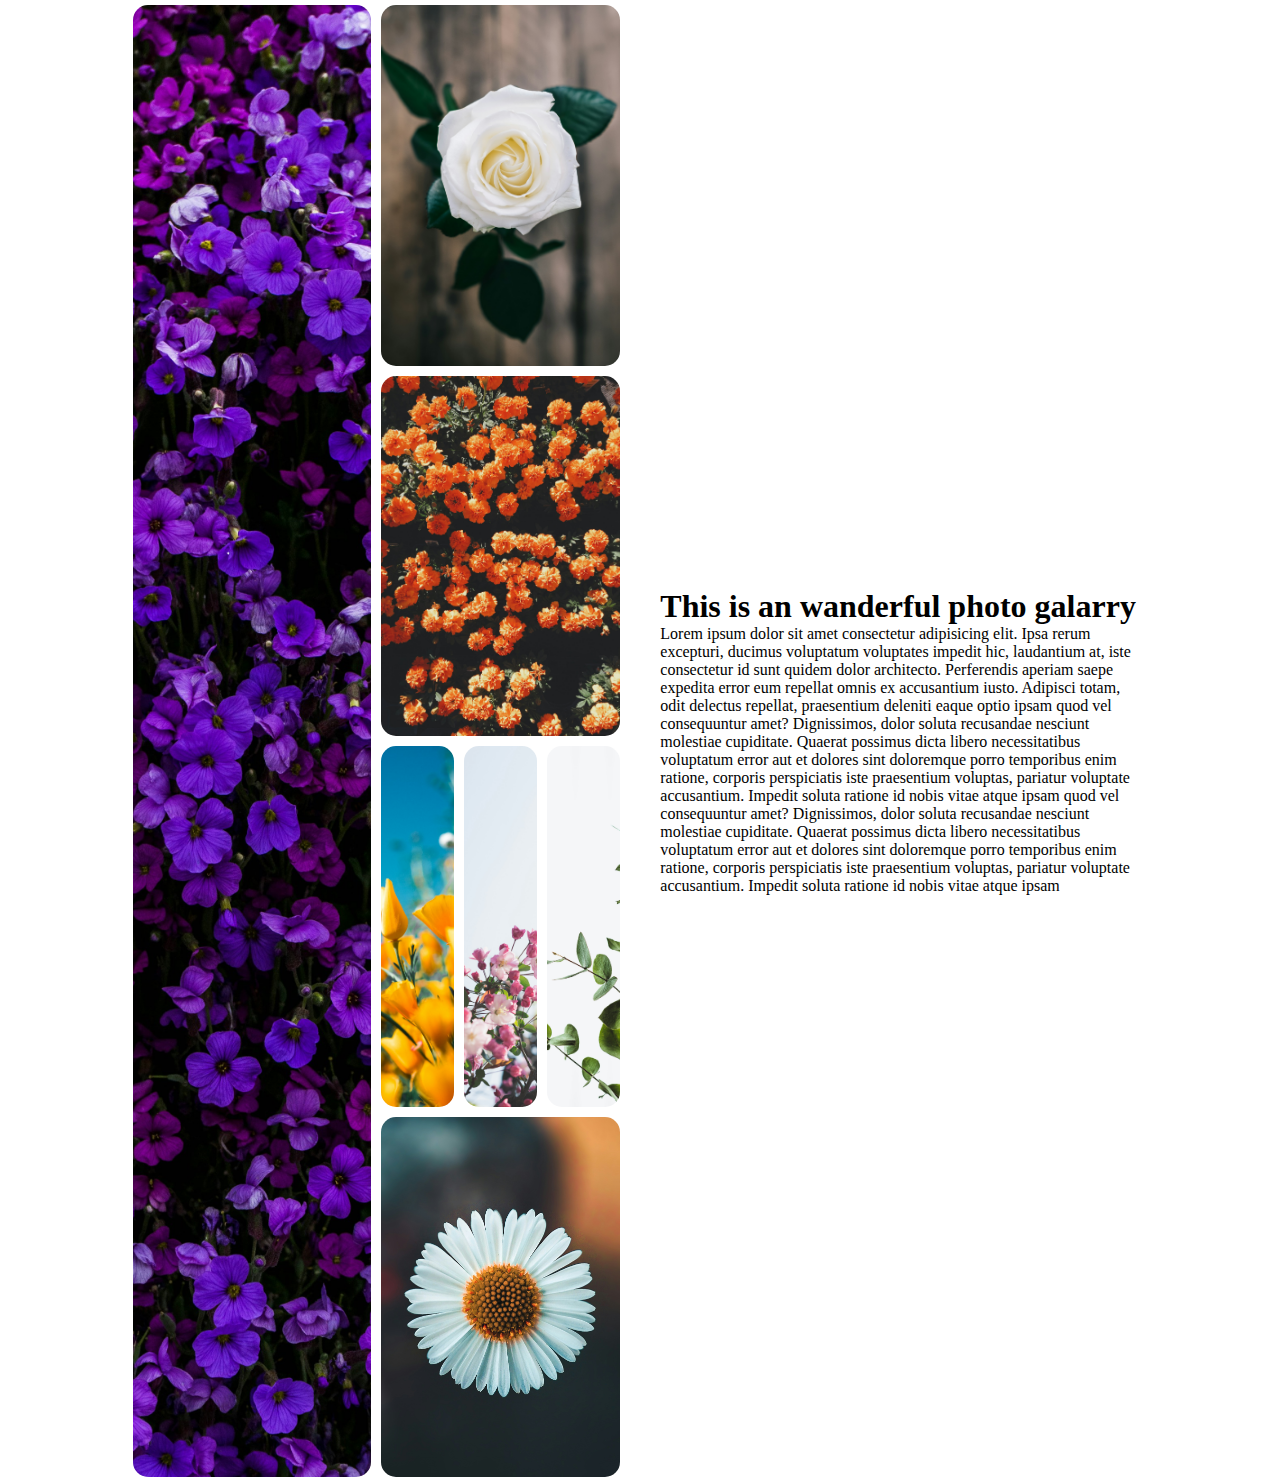
<file: conceptuals/index.html>
<!DOCTYPE html>
<html lang="en">
  <head>
    <meta charset="UTF-8" />
    <meta name="viewport" content="width=device-width, initial-scale=1.0" />
    <link rel="stylesheet" href="style.css">
    <title>responsive</title>
 
  </head>
  <body>
   <section class="container">
    <div class="image-container">

        <div class="grid-item-1">
<img src="image/image1.jpg" alt="">
        </div>
        <div class="grid-item-2">
<img src="image/image2.jpg" alt="">
        </div>
        <div class="grid-item-3">
<img src="image/image3.jpg" alt="">
        </div>
        <div class="grid-item-4">
<img src="image/image4.jpg" alt="">
        </div>
        <div class="grid-item-5">
<img src="image/image5.jpg" alt="">
        </div>
        <div class="grid-item-6">
<img src="image/image6.jpg" alt="">

        </div>
        <div class="grid-item-7">
<img src="image/image7.jpg" alt="">
        </div>
      </div> 
    <div class="text-container"> 
        <h1>This is an wanderful photo galarry</h1>
        <p>Lorem ipsum dolor sit amet consectetur adipisicing elit. Ipsa rerum excepturi, ducimus voluptatum voluptates impedit hic, laudantium at, iste consectetur id sunt quidem dolor architecto. Perferendis aperiam saepe expedita error eum repellat omnis ex accusantium iusto. Adipisci totam, odit delectus repellat, praesentium deleniti eaque optio ipsam  quod vel consequuntur amet? Dignissimos, dolor soluta recusandae nesciunt molestiae cupiditate. Quaerat possimus dicta libero necessitatibus voluptatum error aut et dolores sint doloremque porro temporibus enim ratione, corporis perspiciatis iste praesentium voluptas, pariatur voluptate accusantium. Impedit soluta ratione id nobis vitae atque ipsam quod vel consequuntur amet? Dignissimos, dolor soluta recusandae nesciunt molestiae cupiditate. Quaerat possimus dicta libero necessitatibus voluptatum error aut et dolores sint doloremque porro temporibus enim ratione, corporis perspiciatis iste praesentium voluptas, pariatur voluptate accusantium. Impedit soluta ratione id nobis vitae atque ipsam</p>
    </div>
   </section>
  </body>

</html>
</file>
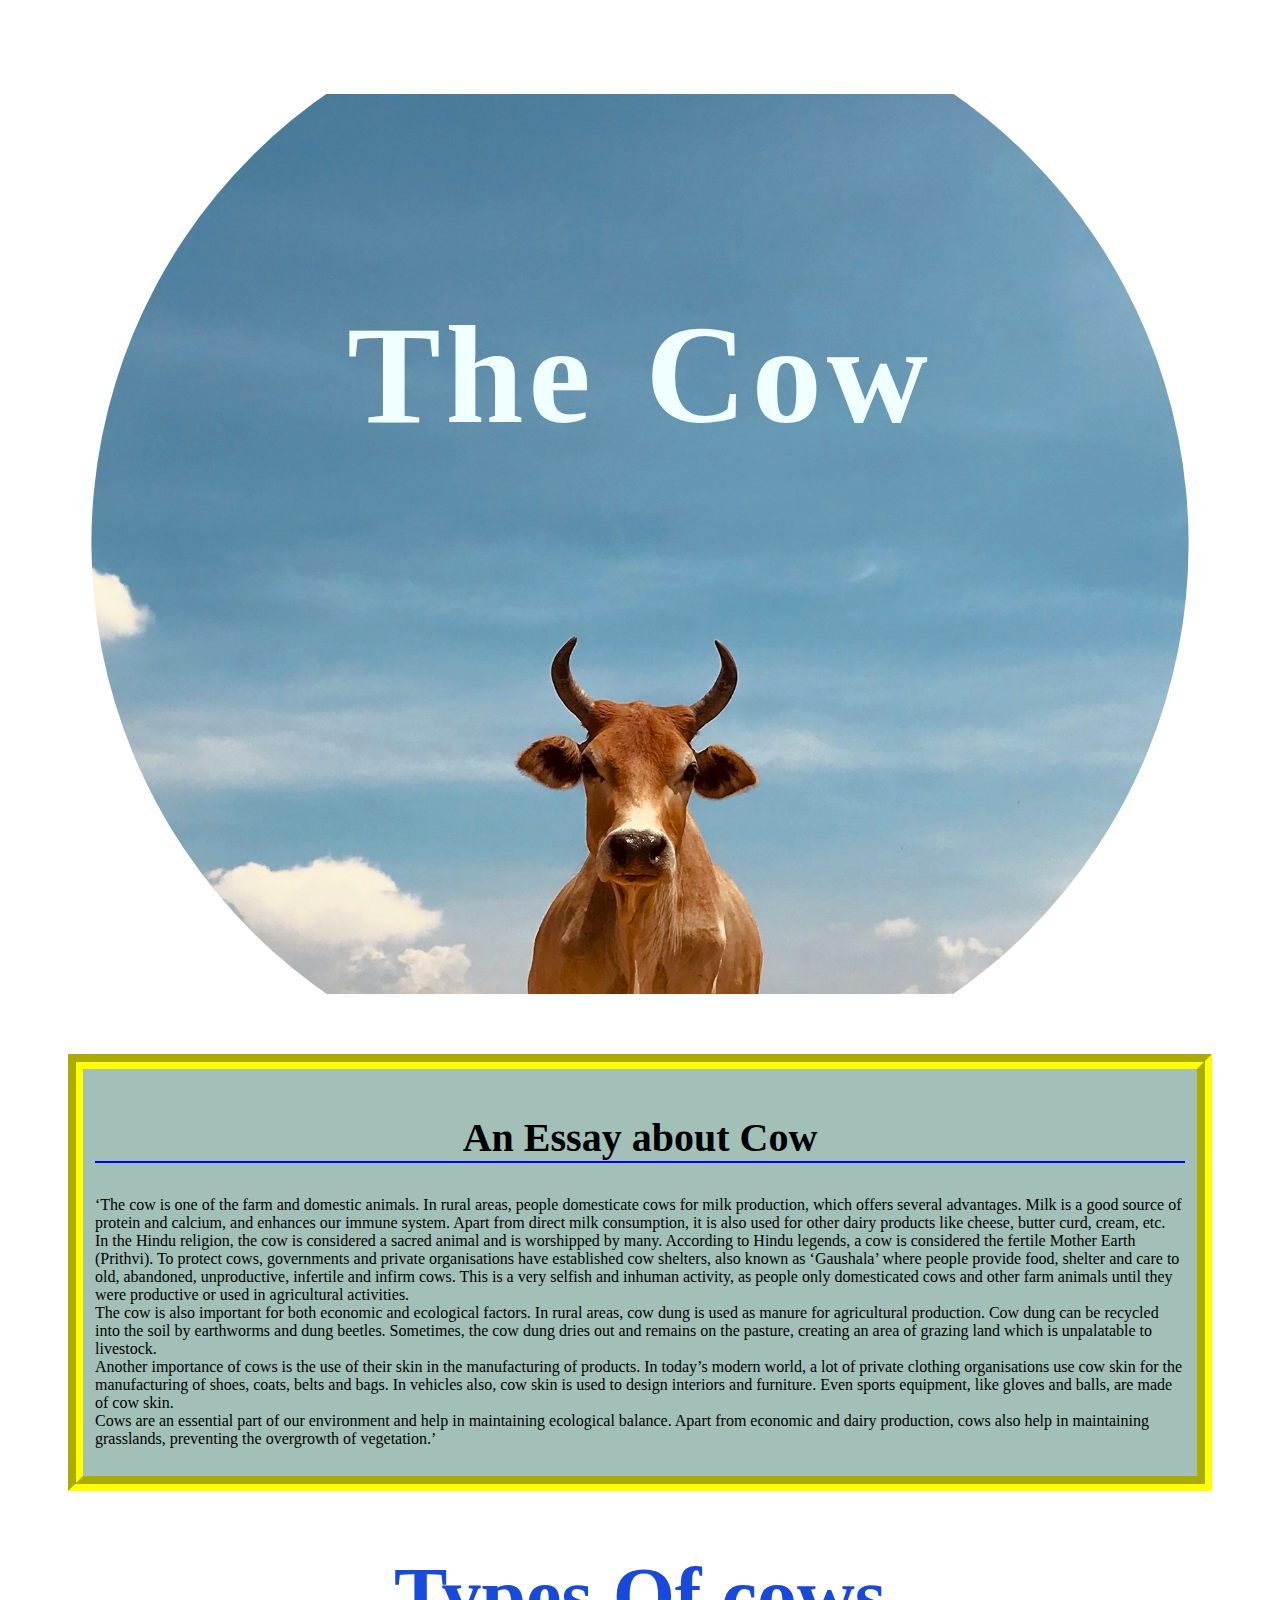
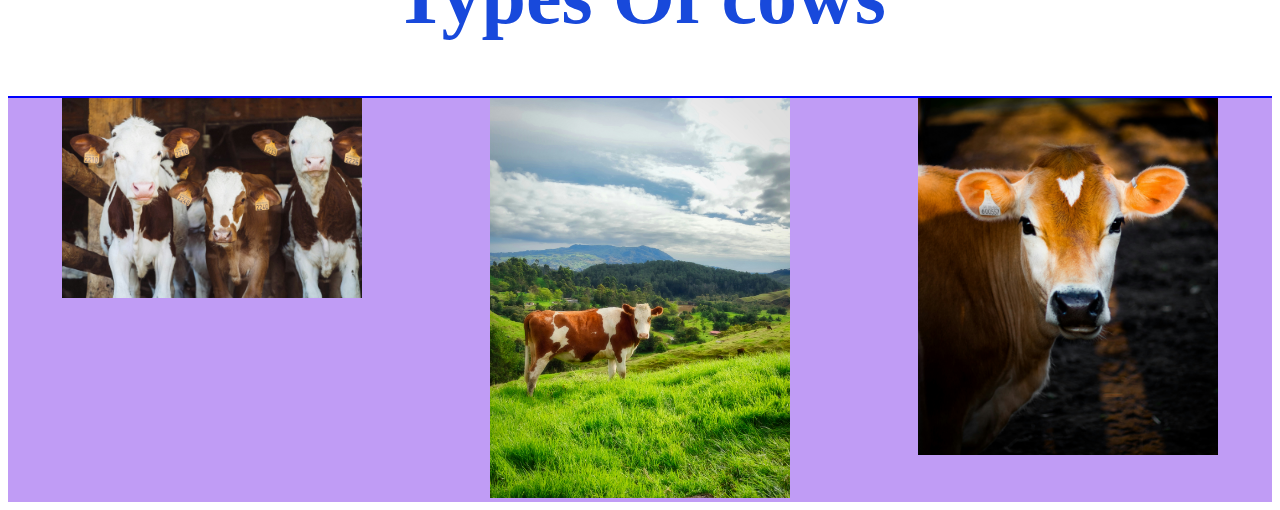
<file: First Portfolio/index.html>
<!DOCTYPE html>
<html lang="en">
  <head>
    <meta charset="UTF-8" />
    <meta name="viewport" content="width=device-width, initial-scale=1.0" />
    <title>Our Conceptual Session</title>
    <link rel="stylesheet" href="style.css" />
    <link rel="shortcut icon" href="images/cow-icon.png" type="image/x-icon" />
  </head>
  <body>
    <header>
      <div class="hero">
        <h1>The Cow</h1>
      </div>
      <div class="article">
        <h2>An Essay about Cow</h2>
        <p>
          ‘The cow is one of the farm and domestic animals. In rural areas,
          people domesticate cows for milk production, which offers several
          advantages. Milk is a good source of protein and calcium, and enhances
          our immune system. Apart from direct milk consumption, it is also used
          for other dairy products like cheese, butter curd, cream, etc.
          <br />

          In the Hindu religion, the cow is considered a sacred animal and is
          worshipped by many. According to Hindu legends, a cow is considered
          the fertile Mother Earth (Prithvi). To protect cows, governments and
          private organisations have established cow shelters, also known as
          ‘Gaushala’ where people provide food, shelter and care to old,
          abandoned, unproductive, infertile and infirm cows. This is a very
          selfish and inhuman activity, as people only domesticated cows and
          other farm animals until they were productive or used in agricultural
          activities. <br />

          The cow is also important for both economic and ecological factors. In
          rural areas, cow dung is used as manure for agricultural production.
          Cow dung can be recycled into the soil by earthworms and dung beetles.
          Sometimes, the cow dung dries out and remains on the pasture, creating
          an area of grazing land which is unpalatable to livestock. <br />

          Another importance of cows is the use of their skin in the
          manufacturing of products. In today’s modern world, a lot of private
          clothing organisations use cow skin for the manufacturing of shoes,
          coats, belts and bags. In vehicles also, cow skin is used to design
          interiors and furniture. Even sports equipment, like gloves and balls,
          are made of cow skin. <br />

          Cows are an essential part of our environment and help in maintaining
          ecological balance. Apart from economic and dairy production, cows
          also help in maintaining grasslands, preventing the overgrowth of
          vegetation.’
        </p>
      </div>
    </header>
    <div class="cows-heading">
      <h1>Types Of cows</h1>
    </div>

    <div class="photo">
      <div>
        <img src="images/cow1.jpg" alt="" />
      </div>
      <div>
        <img src="images/cow2.jpg" alt="" />
      </div>
      <div>
        <img src="images/cow3.jpg" alt="" />
      </div>
    </div>
  </body>
</html>
</file>
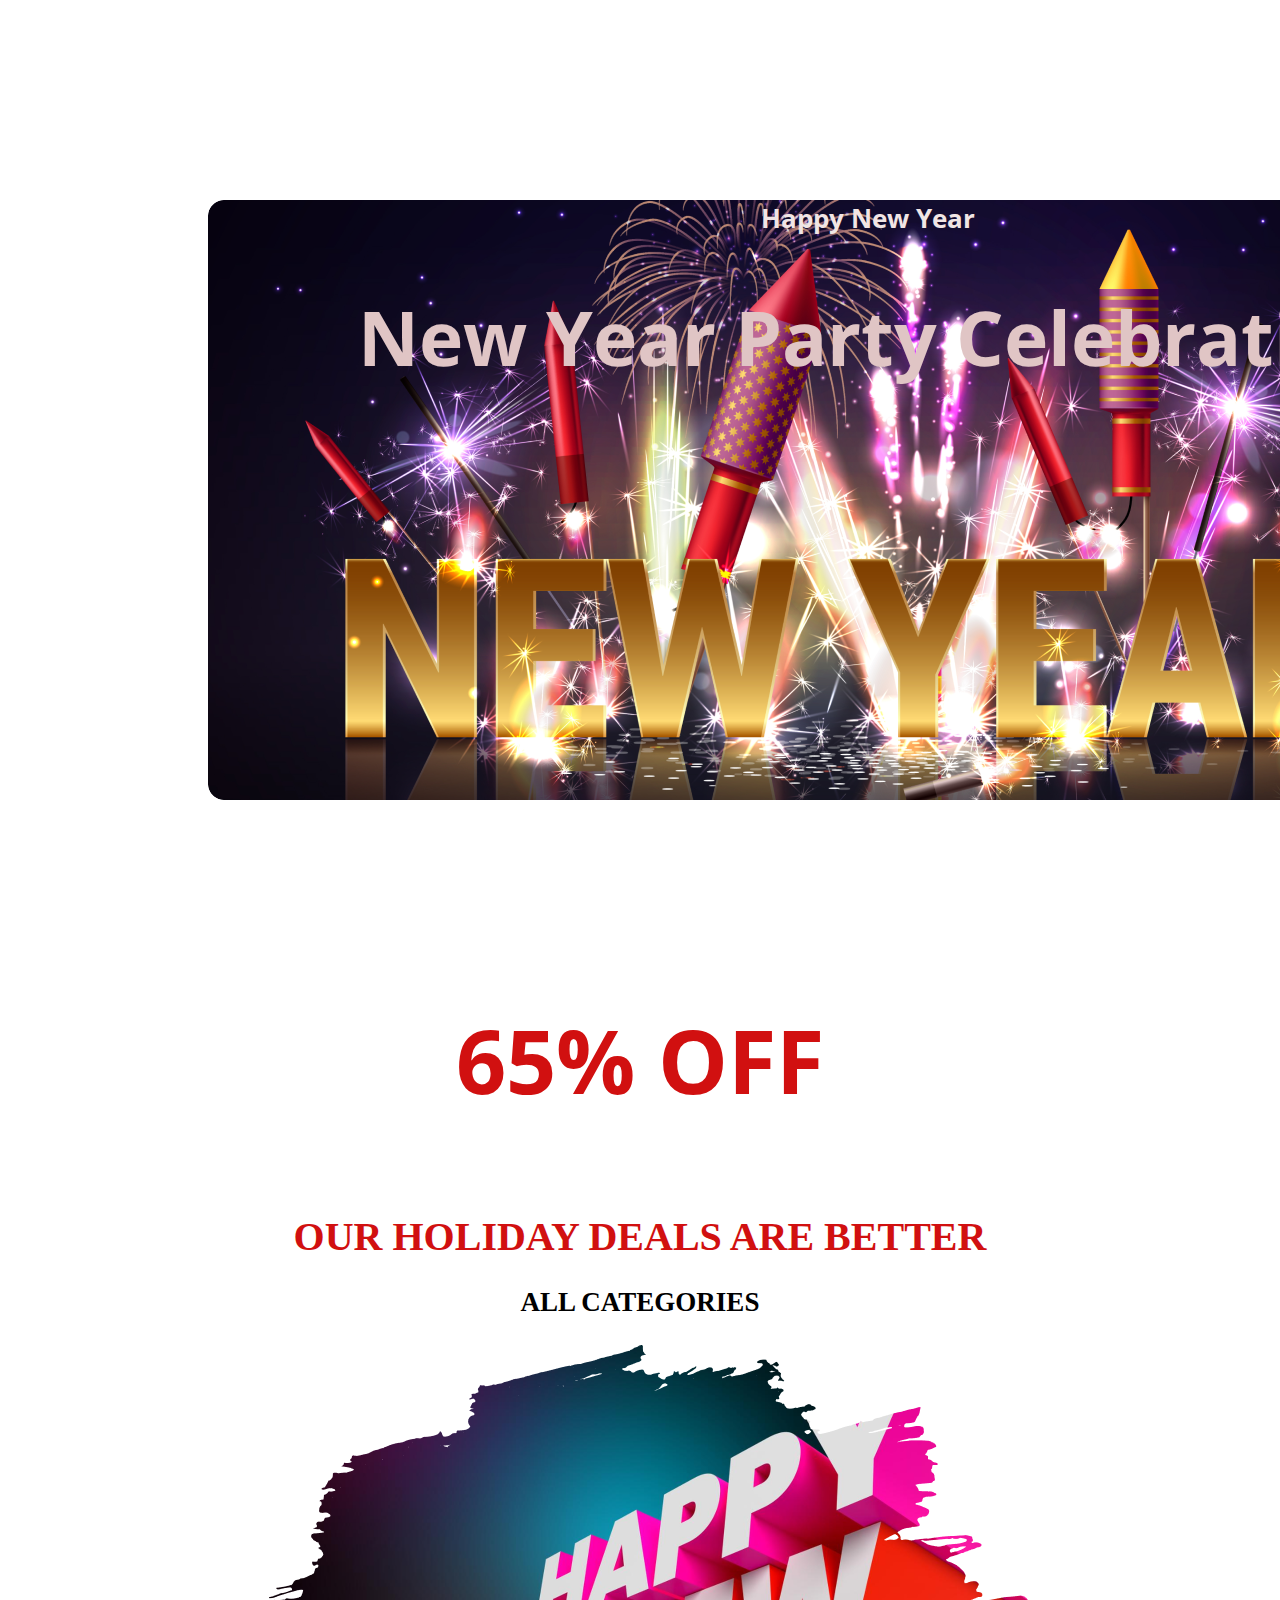
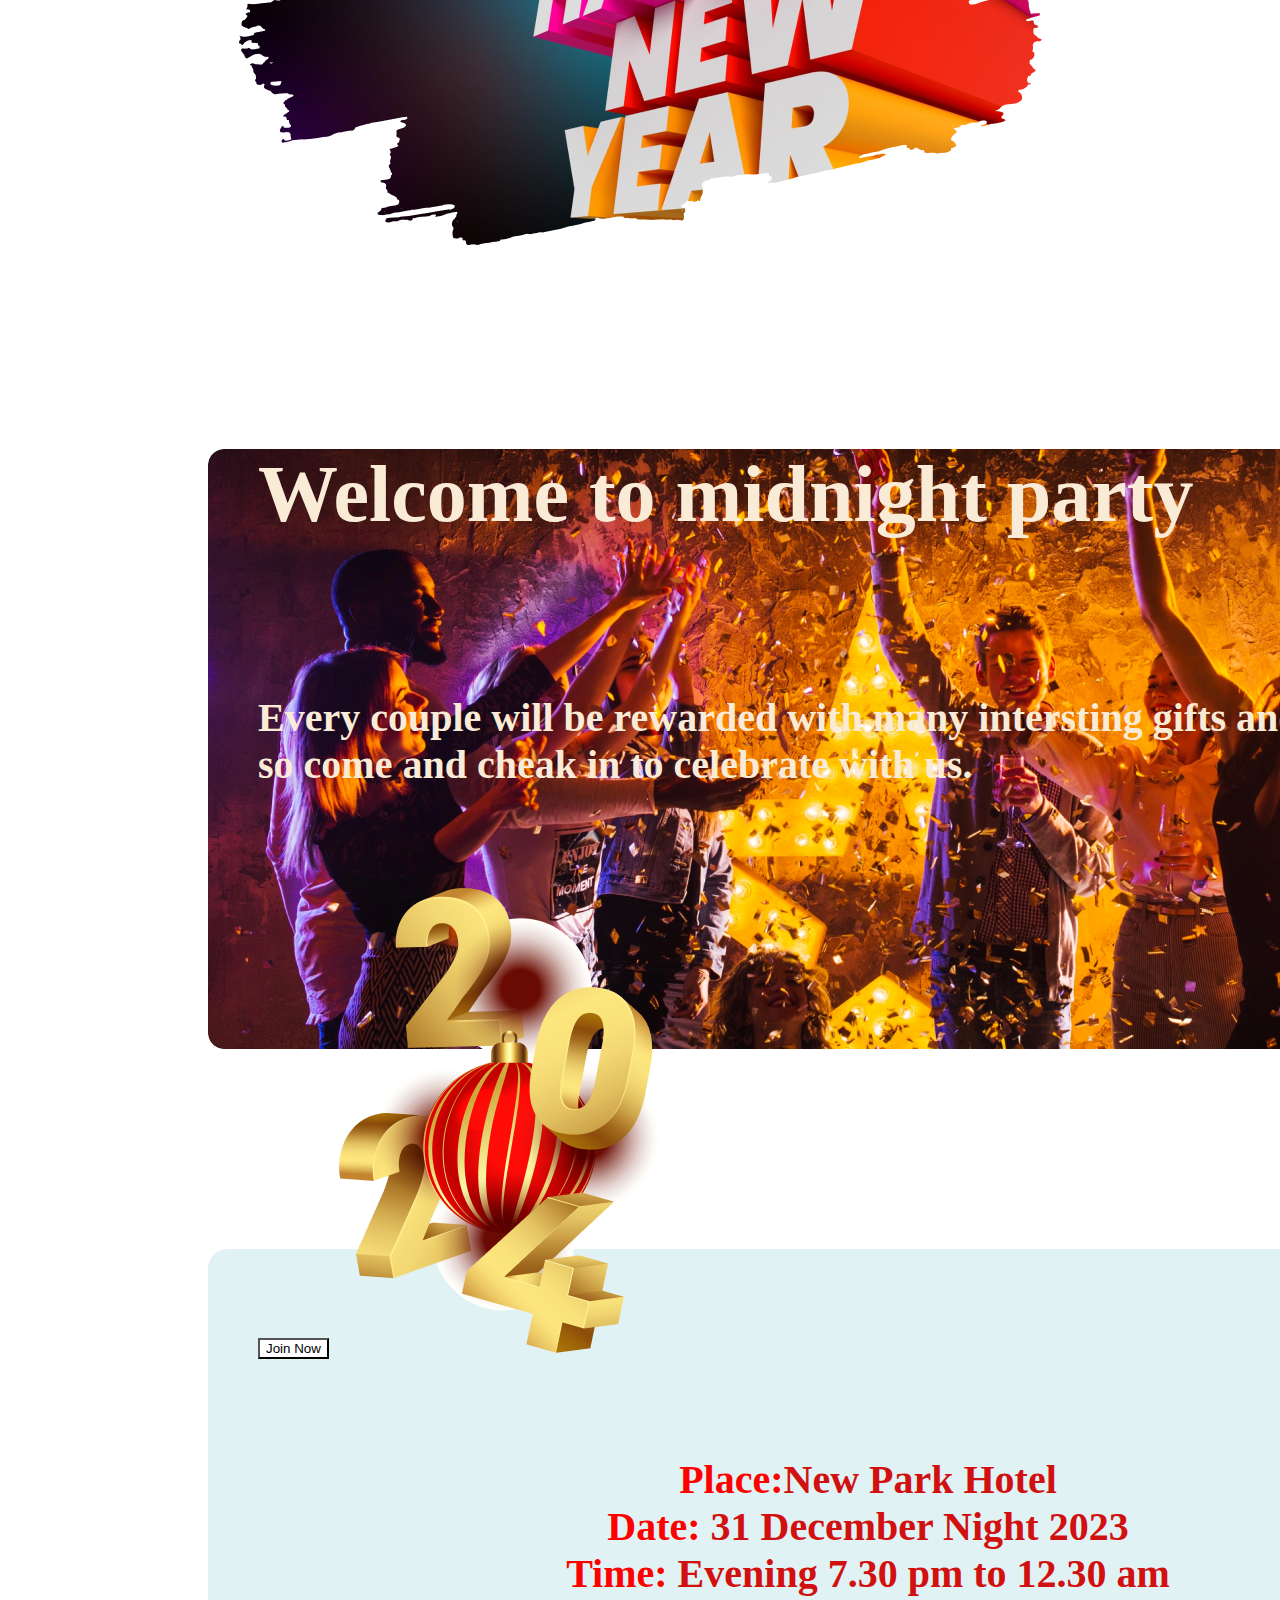
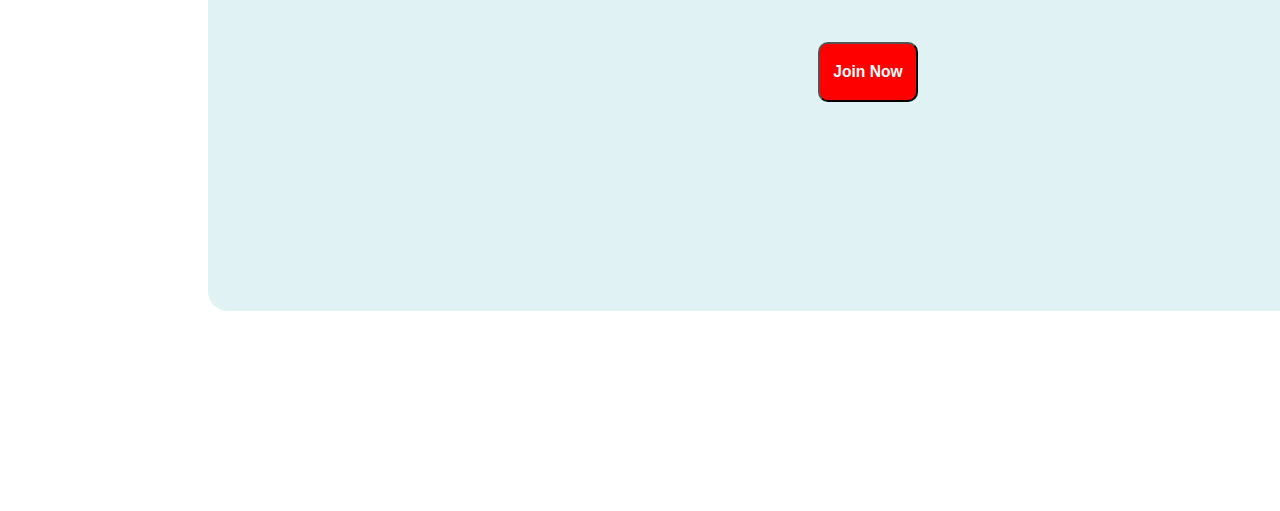
<file: first-assignment-main/index.html>
<!DOCTYPE html>
<html lang="en">

<head>
    <meta charset="UTF-8">
    <meta name="viewport" content="width=device-width, initial-scale=1.0">

    <link rel="preconnect" href="https://fonts.googleapis.com">
    <link rel="preconnect" href="https://fonts.gstatic.com" crossorigin>
    <link href="https://fonts.googleapis.com/css2?family=Open+Sans:wght@400;700;800&display=swap" rel="stylesheet">

    <link rel="preconnect" href="https://fonts.googleapis.com">
    <link rel="preconnect" href="https://fonts.gstatic.com" crossorigin>
    <link href="https://fonts.googleapis.com/css2?family=Open+Sans:wght@400;700;800&display=swap" rel="stylesheet">

    <link rel="stylesheet" href="style.css">
    <title>first assignment</title>



</head>

<body>
    <header>
        <div>
   <h1 class="banner-title">Happy New Year</h1>
  
   <h1 class="banner-big-title">New Year Party Celebration</h1>
        
            
        </div>
        
            
      
    </header>
    <main>
        <nav class="hny">
        <section>
            <h1 class="first-offer">65% OFF</h1>
            <h6 class="our-deals">OUR HOLIDAY DEALS ARE BETTER</h6>
            <h3 class="catagories">ALL CATEGORIES</h3>
        </section>

    <section class="new-year">
        <img src="images/New Year Photo.png" alt=" happy new year">
         </section>
        </nav>


        
<div class="welcome-to-midnight-party">
          <h1 class="Welcome">Welcome to midnight party</h1>
          <br>
          <h4 class="dolor-sit">Every couple will be rewarded with many intersting gifts and prizes, so come and cheak in to celebrate with us. </h4>
          <br>
        <button class="button-join" type="button">Join Now</button>
    
        <img src="images/Group 70.png" alt=" ">

    
</div>


<section class="place-time-date">
     <h1 class="address"><span class="P">Place:</span>New Park Hotel <br>
       <span class="D"> Date:</span> 31 December Night 2023<br>
        <span class="T">Time:</span> Evening 7.30 pm to 12.30 am</h1>
        <br>
<button class="place-button" type="button"><h3>Join Now</h3></button>

</section>




       
    </main>
    <footer>

    </footer>
</body>

</html>
</file>
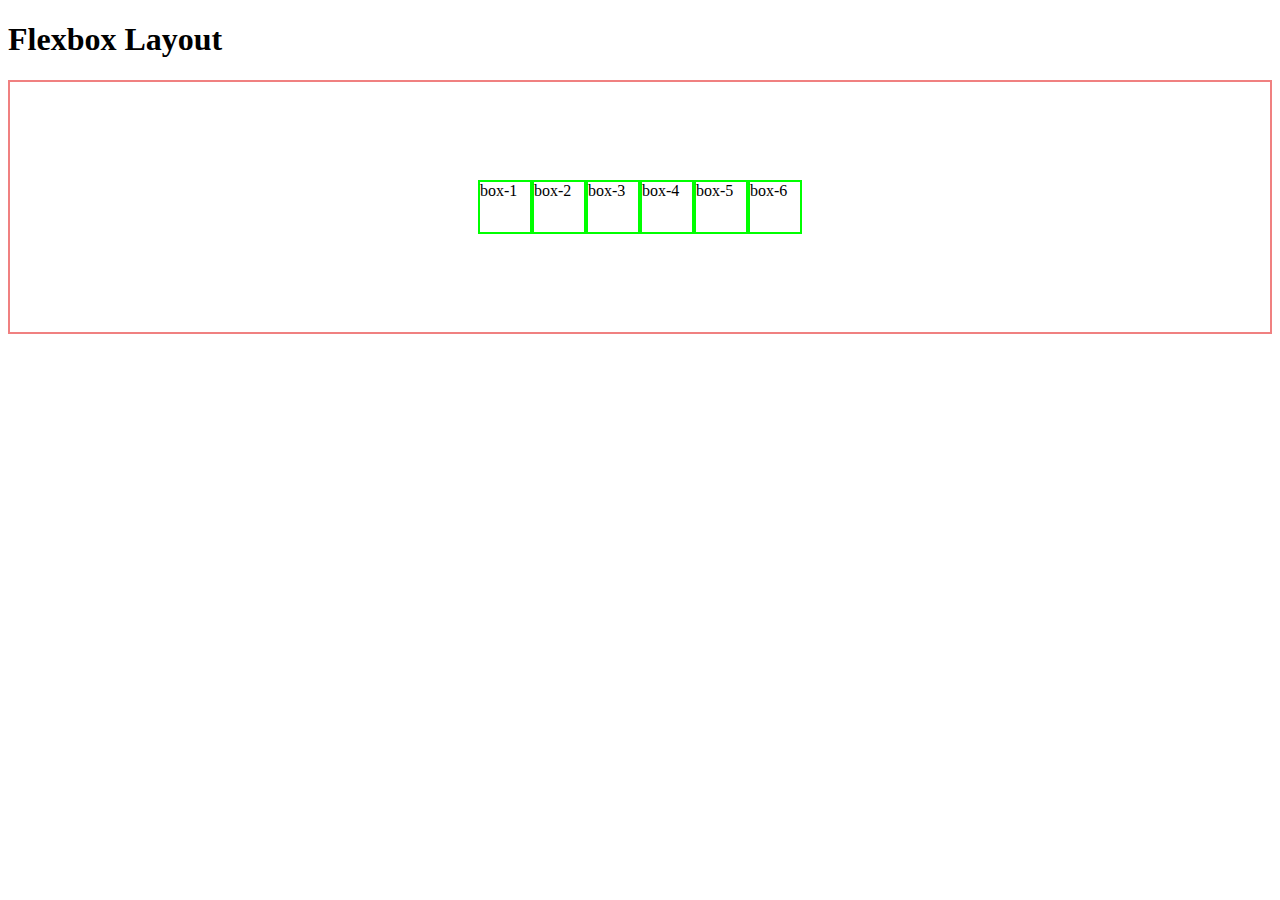
<file: simple-responsive-layout/index.html>
<!DOCTYPE html>
<html lang="en">
<head>
    <meta charset="UTF-8">
    <meta name="viewport" content="width=device-width, initial-scale=1.0">
    <title>Flexbox</title>
    <style>
       
.container{
    border: 2px solid lightcoral;
    display: flex;
    height: 250px;
    justify-content:center;
    align-items: center;
    flex-wrap: wrap;
}
        
.box{
    width: 50px;
    height: 50px;
    border: 2px solid lime;

}
    </style>
</head>
<body>
    <h1>Flexbox Layout</h1>
    <div class="container">
        <div class="box">box-1</div>
        <div class="box">box-2</div>
        <div class="box">box-3</div>
        <div class="box">box-4</div>
        <div class="box">box-5</div>
        <div class="box">box-6</div>
         
    </div>
</body>
</html>
</file>
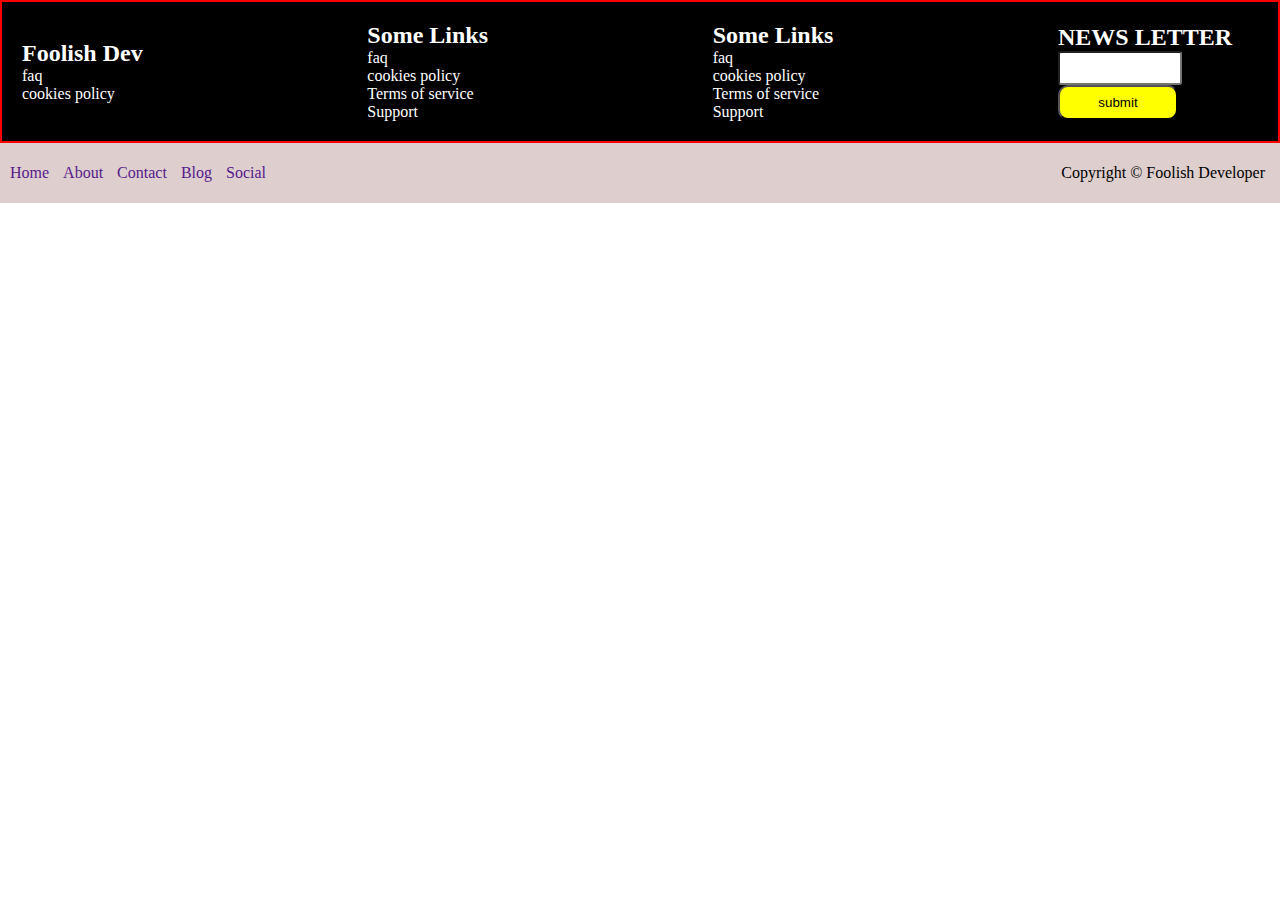
<file: conceptuals/footer.html>
<!DOCTYPE html>
<html lang="en">
  <head>
    <meta charset="UTF-8" />
    <meta name="viewport" content="width=device-width, initial-scale=1.0" />
    <link rel="stylesheet" href="footer.css" />
   
    <link rel="stylesheet" href="https://cdnjs.cloudflare.com/ajax/libs/font-awesome/6.5.2/css/all.min.css" integrity="sha512-SnH5WK+bZxgPHs44uWIX+LLJAJ9/2PkPKZ5QiAj6Ta86w+fsb2TkcmfRyVX3pBnMFcV7oQPJkl9QevSCWr3W6A==" crossorigin="anonymous" referrerpolicy="no-referrer" />
    <title>Footer</title>
  </head>
  <body">
    <div class="upper-footer">
      <div>
        <h2>Foolish Dev</h2>
        <p>faq</p>
        <p>cookies policy</p>
        <div>
            <i class="fa-brands fa-square-facebook"></i>
            <i class="fa-brands fa-square-facebook"></i>
            <i class="fa-brands fa-square-facebook"></i>
            <i class="fa-brands fa-square-facebook"></i>
        </div>
        
      </div>
      <div>
        <h2>Some Links</h2>
        <p>faq</p>
        <p>cookies policy</p>
        <p>Terms of service </p>
        <p>Support</p>
      </div>
      <div>
        <h2>Some Links</h2>
        <p>faq</p>
        <p>cookies policy</p>
        <p>Terms of service </p>
        <p>Support</p>
      </div>
      <div>
        <h2>NEWS LETTER</h2>
        <input class="news-input" type="text">
        <input class="news-submit" type="button" value="submit">
      </div>
    </div>
    <div class="lower-footer">

      <div>
        <a href="">Home</a>
        <a href="">About</a>
        <a href="">Contact</a>
        <a href="">Blog</a>
        <a href="">Social</a>
      </div>
      <div>
        <p class="copy">Copyright  &#169 Foolish Developer </p>
      </div>
    </div>
  </body>
</html>
</file>
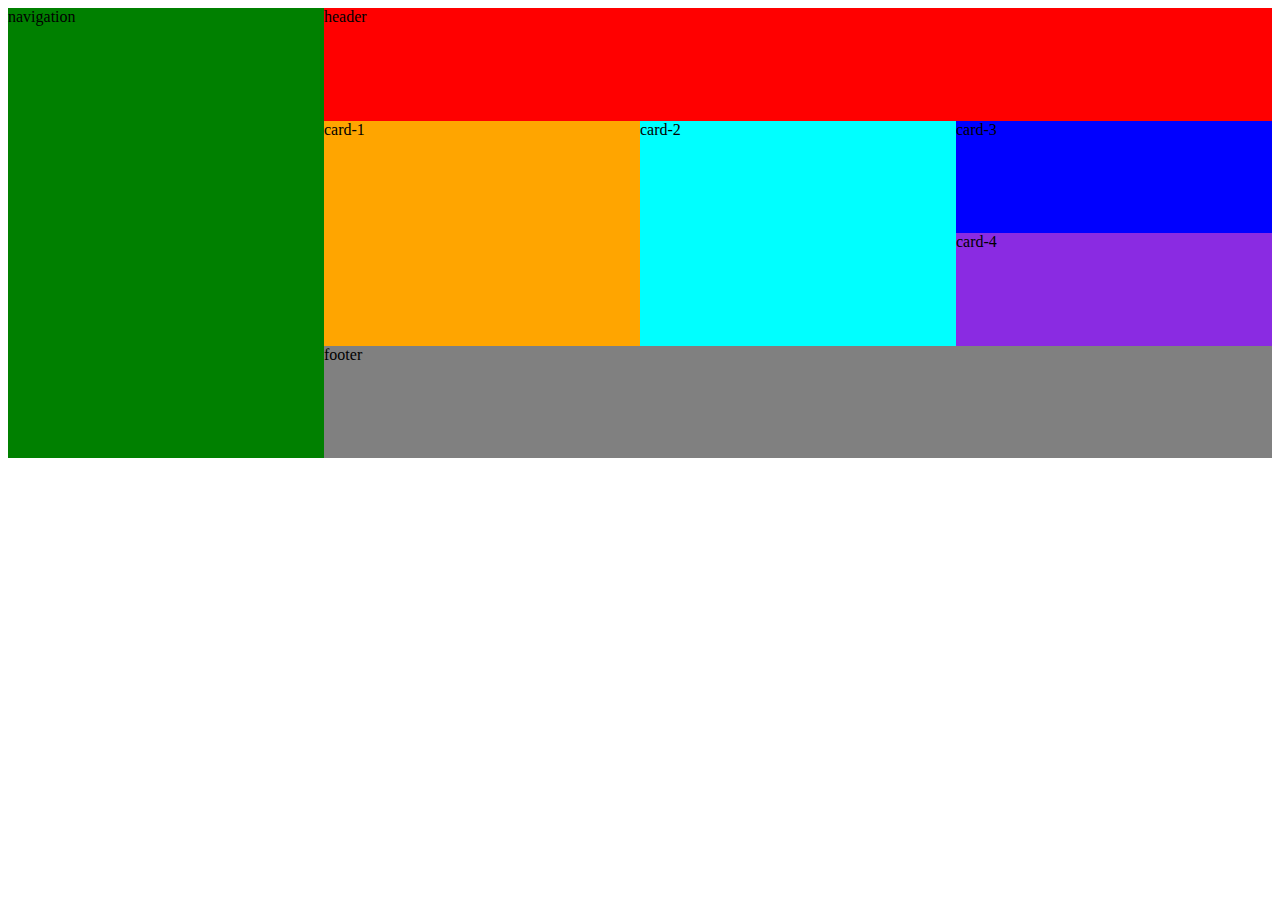
<file: conceptuals/layout.html>
<!DOCTYPE html>
<html lang="en">
  <head>
    <meta charset="UTF-8" />
    <meta name="viewport" content="width=device-width, initial-scale=1.0" />
    <title>Layout</title>
    <link rel="stylesheet" href="layout.css">
  </head>

  <body>
    <main class="grid-container">
      <header class="header">header</header>
      <nav class="nav">navigation</nav>

      <article class="card-1">card-1</article>
      <article class="card-2">card-2</article>
      <article class="card-3">card-3</article>
      <article class="card-4">card-4</article>
      <article class="footer">footer</article>
    </main>
  </body>
</html>
</file>
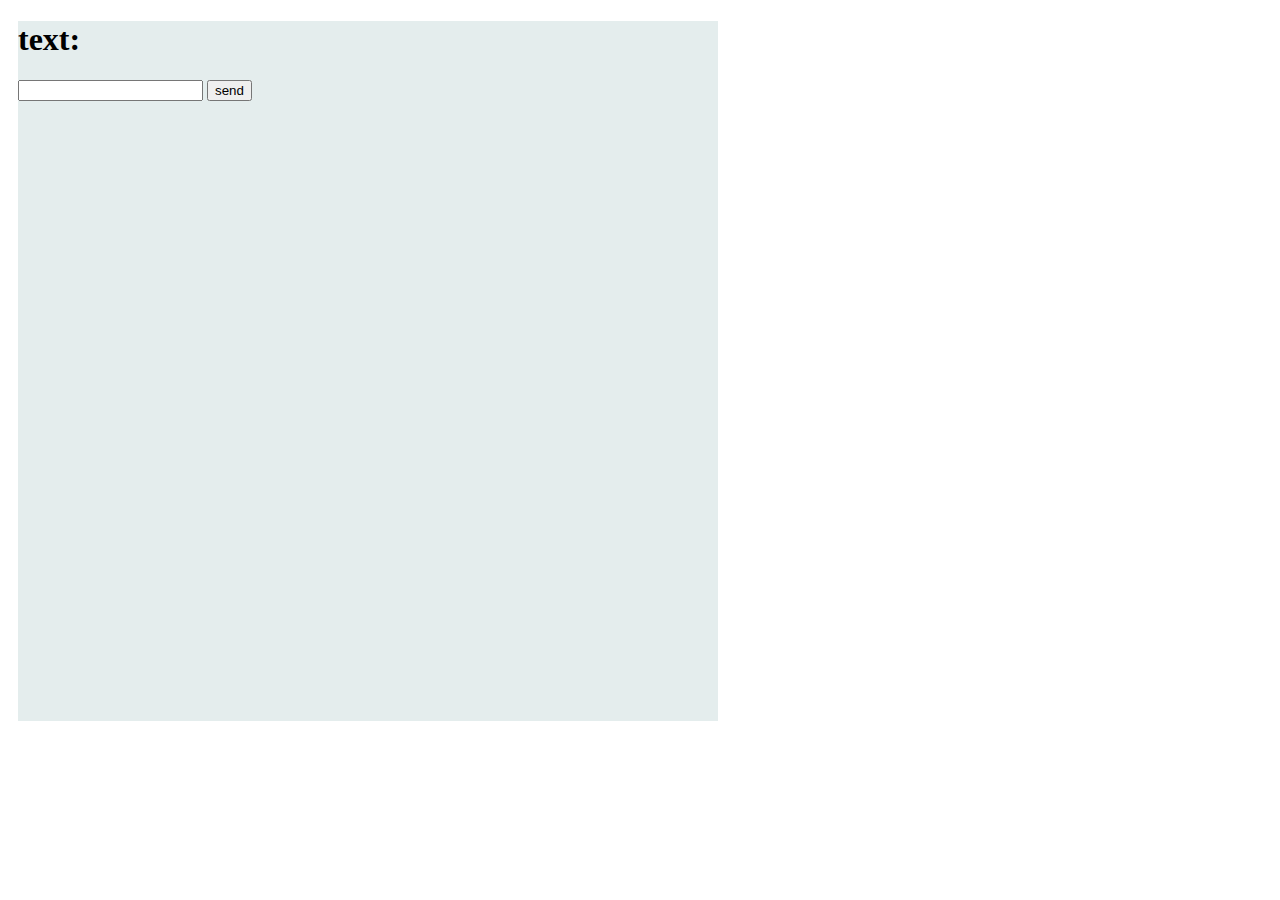
<file: simple-responsive-layout/kumfupanda.html>
<!DOCTYPE html>
<html lang="en">
<head>
    <meta charset="UTF-8">
    <meta name="viewport" content="width=device-width, initial-scale=1.0">
    <title>Document</title>
    <style>
        .formdetail{
width: 700px;
height: 700px;
background-color: rgb(228, 237, 237);
margin-left: 10px;
        }
    </style>
</head>
<body>
    <form class="formdetail">
        <h1>text:</h1>
<input type="text" name="" id="">
<button>send</button>


    </form>
</body>
</html>
</file>
<file: conceptuals/style.css>
* {
   margin: 0;
  padding: 0; 
  box-sizing: border-box;
  /* min-height: 200px; */
  
}
.container {

 width: 80%;
 margin: 0 auto;
 padding: 5px;
 display: flex;
 justify-content:space-between;
 align-items: center;

 }
 .image-container{
  
  width: 48%;
  display: grid;
  grid-template-columns: repeat(12,1fr);
  grid-template-rows: repeat(4,1fr);
  gap: 10px;


 

}

.image-container img{
width: 100%;
height: 100%;
border-radius: 15px;
object-fit: cover;
}

.grid-item-1{
    grid-column: 1/span 6;
    grid-row: 1/ span 4;
}
.grid-item-2{
    grid-column: 7/span 6;
    grid-row: 1/ span 1;


}
.grid-item-3{
    grid-column: 7/span 6;
    grid-row: 2/ span 1;


}
.grid-item-4{
    grid-column: 7/span 2;
    grid-row: 3/ span 1;


}
.grid-item-5{
    grid-column: 9/span 2;
    grid-row: 3/ span 1;


}
.grid-item-6{
    grid-column: 11/span 2;
    grid-row: 3/ span 1;


}
.grid-item-7{
    grid-column: 7/span 6;
    grid-row: 4/ span 1;


}
.text-container{

width: 48%;
}
.text-container h1,p {


}
/* media queary code starts here */

@media only screen and (max-width: 500px){
   
}
</file>
<file: First Portfolio/style.css>
@import url('https://fonts.googleapis.com/css2?family=Lato:ital,wght@0,100;0,300;0,400;0,700;0,900;1,100;1,300;1,400;1,700;1,900&display=swap');

h1 {
    color: rgb(24, 73, 219);
}

.hero {
    background-image: url(images/cow.jpg);
    background-position: bottom center;
    background-size: cover;
    height: 100vh;
    clip-path: circle(50% at 50% 50%);
}

.hero h1 {
    color: azure;
    font-size: 140px;
    text-align: center;

    font-weight: 900;
    word-spacing: 10px;
    letter-spacing: 5px;
    padding-top: 200px;



}

.article {

    margin: 60px 60px;
    background-color: rgb(162, 192, 183);
    border-color: yellow;
    border-style: groove;
    border-width: 15px;
    padding: 12px;

}

.article h2 {
    text-align: center;
    font-size: 40px;
    border-color: blue;
    border-width: 2px;
    border-style: solid;
    border-top: 0px;
    border-left: 0px;
    border-right: 0px;

}

.photo img {
    width: 300px;

}

.photo {
    display: flex;
    flex-direction:row;
    gap: 20px;
    background-color: rgba(96, 6, 231, 0.396);
    justify-content: space-around;
    

}

.cows-heading {
    text-align: center;
    font-size: 40px;
    border-color: blue;
    border-width: 2px;
    border-style: solid;
    border-top: 0px;
    border-left: 0px;
    border-right: 0px;

}
</file>
<file: first-assignment-main/style.css>
/* banner related style */
 div {
     width: 1320px;
     height: 600px;
     border-radius: 16px;
     background-image: url('images/Banner\ Image.png');
     margin: 200px 200px;

    padding
 }

 .banner-title {
     font-family: 'Open Sans', sans-serif;

     color: #f1e5e5;
     text-align: center;
     font-size: 26px;
     font-weight: 700;
     /* padding: 177px 530px 383px 530px; */
 }

 .banner-big-title {

     font-family: 'Open Sans', sans-serif;
     color: #e0c5c5;
     font-size: 466%;
     font-weight: 700;
    margin-left: 150px;

 }

 /* new year related style */

.our-deals{
    font-size: 40px;
    margin-bottom: 9px;
}
.catagories{
    font-size: 27px;
}

 .new-year {
     position: center;
 }


 /* 65% of related style */
 section {
     text-align: center;
     color: rgb(209, 16, 16);
 }

 .catagories {
     color: black;
 }

 .first-offer {
     font-family: 'Open Sans', sans-serif;
     font-weight: 700;
     font-size: 88px;
 }

 /* welcome to midnight party related style */

 .welcome-to-midnight-party{
     background-image: url('images/Vectorrr.png');

      font-size: 40px;
      color: antiquewhite;
      padding-left: 50px;
      width: 1200px;
  

     
     
 }

 


 .place-time-date{
    width:1320px;
    height:482px;
    background-color:#e1f2f4;
    margin: 200px 200px;
    padding-top: 180px;
    border-radius: 20px;
    
 }
 .address{
    font-size: 40px;
 }
 .P,.D,.T{
    color:red;
 }
 .place-button{
    color: white;
    background-color: red;
    width: 100px;
    height: 60px;
    border-radius: 10px;
 }
 .button-join{
     color:black;
     background-color: rgb(255, 255, 255);
        
 }
</file>
<file: conceptuals/footer.css>
*{
    margin: 0;
    padding: 0;
}
.upper-footer{
    border: 2px solid red;
    display: flex;
    justify-content: space-between;
    background-color: black;
    color: white;
    padding: 20px;
    /* height: 300px; */
    align-items:center ;
    /* flex-direction: column;
    jus */
    flex-wrap: wrap;

}


.upper-footer>div{
    /* border: 1px solid green; */
    width: 24%;
    flex-basis: 200px;
    
}
.news-input{
    display: block;
    height: 30px;
    width: 60%;
    border-radius: 3px;
}
.news-submit{
    display: block;
    height: 35px;
    width: 60%;
    background-color:yellow;
    border-radius: 10px;
    
    
}
.lower-footer{
display: flex;
background-color:rgb(222, 206, 206);
height: 60px;
justify-content: space-between;
align-items: center;
text-shadow: 2px;

}
.lower-footer>div>a{
    padding-left: 10px;
    text-decoration: none;
    
}
.copy{
    padding-right: 15px;
}
</file>
<file: conceptuals/layout.css>
.grid-container {
    display: grid;
    grid-template-columns: repeat(12, 1fr);
    grid-template-rows: repeat(4, 1fr);
    height: 50vh;
}

.header {
    background-color: red;
    grid-column: 4/span 9;
}

.nav {
    background-color: green;
    grid-column: 1/span 3;
    grid-row: 1/span 4;
}

.card-1 {
    background-color: orange;
    grid-column: 4/span 3;
    grid-row: 2/span 2;
    
  
}

.card-2 {
    background-color: aqua;
    grid-column: 7/span 3;
    grid-row: 2/span 2; 
}

.card-3 {
    background-color: blue;
    grid-column: 10/span 3;
}

.card-4 {
    background-color: blueviolet;
    grid-column: 10/span 3;
}

.footer {
    background-color: gray;
    grid-column: 4/span 12;
}
</file>
